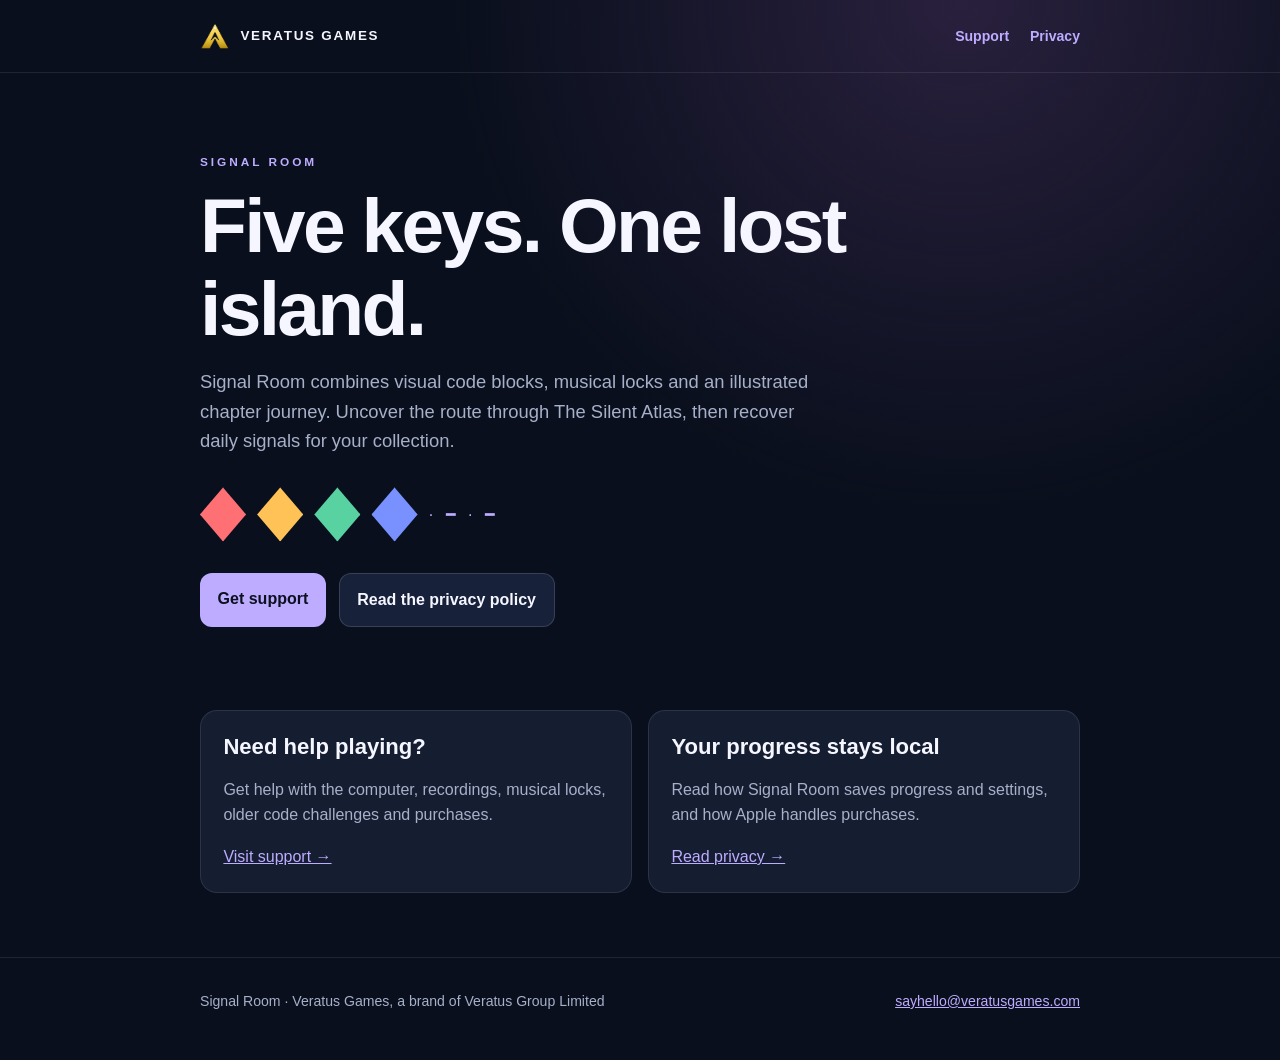
<file: index.html>
<!doctype html><html lang="en"><head><meta charset="utf-8"><meta name="viewport" content="width=device-width,initial-scale=1"><meta name="description" content="Signal Room support and privacy information from Veratus Games."><title>Signal Room · Veratus Games</title><link rel="icon" href="assets/icon.png"><link rel="stylesheet" href="assets/style.css"></head><body><header><nav class="wrap"><a class="brand" href="./"><img src="assets/veratus-mark.png" alt="">Veratus Games</a><div class="links"><a href="support/">Support</a><a href="privacy/">Privacy</a></div></nav></header><main class="wrap"><div class="hero"><p class="eyebrow">Signal Room</p><h1>Five keys. One lost island.</h1><p class="lead">Signal Room combines visual code blocks, musical locks and an illustrated chapter journey. Uncover the route through The Silent Atlas, then recover daily signals for your collection.</p><div class="glyphs" aria-hidden="true"><span class="gem coral"></span><span class="gem gold"></span><span class="gem jade"></span><span class="gem indigo"></span><span>· ━ · ━</span></div><div class="actions"><a class="button" href="support/">Get support</a><a class="button secondary" href="privacy/">Read the privacy policy</a></div></div><div class="grid"><div class="card"><h2>Need help playing?</h2><p>Get help with the computer, recordings, musical locks, older code challenges and purchases.</p><a href="support/">Visit support →</a></div><div class="card"><h2>Your progress stays local</h2><p>Read how Signal Room saves progress and settings, and how Apple handles purchases.</p><a href="privacy/">Read privacy →</a></div></div></main><footer><div class="wrap"><span>Signal Room · Veratus Games, a brand of Veratus Group Limited</span><span><a href="mailto:sayhello@veratusgames.com?subject=Signal%20Room%20support">sayhello@veratusgames.com</a></span></div></footer></body></html>
</file>
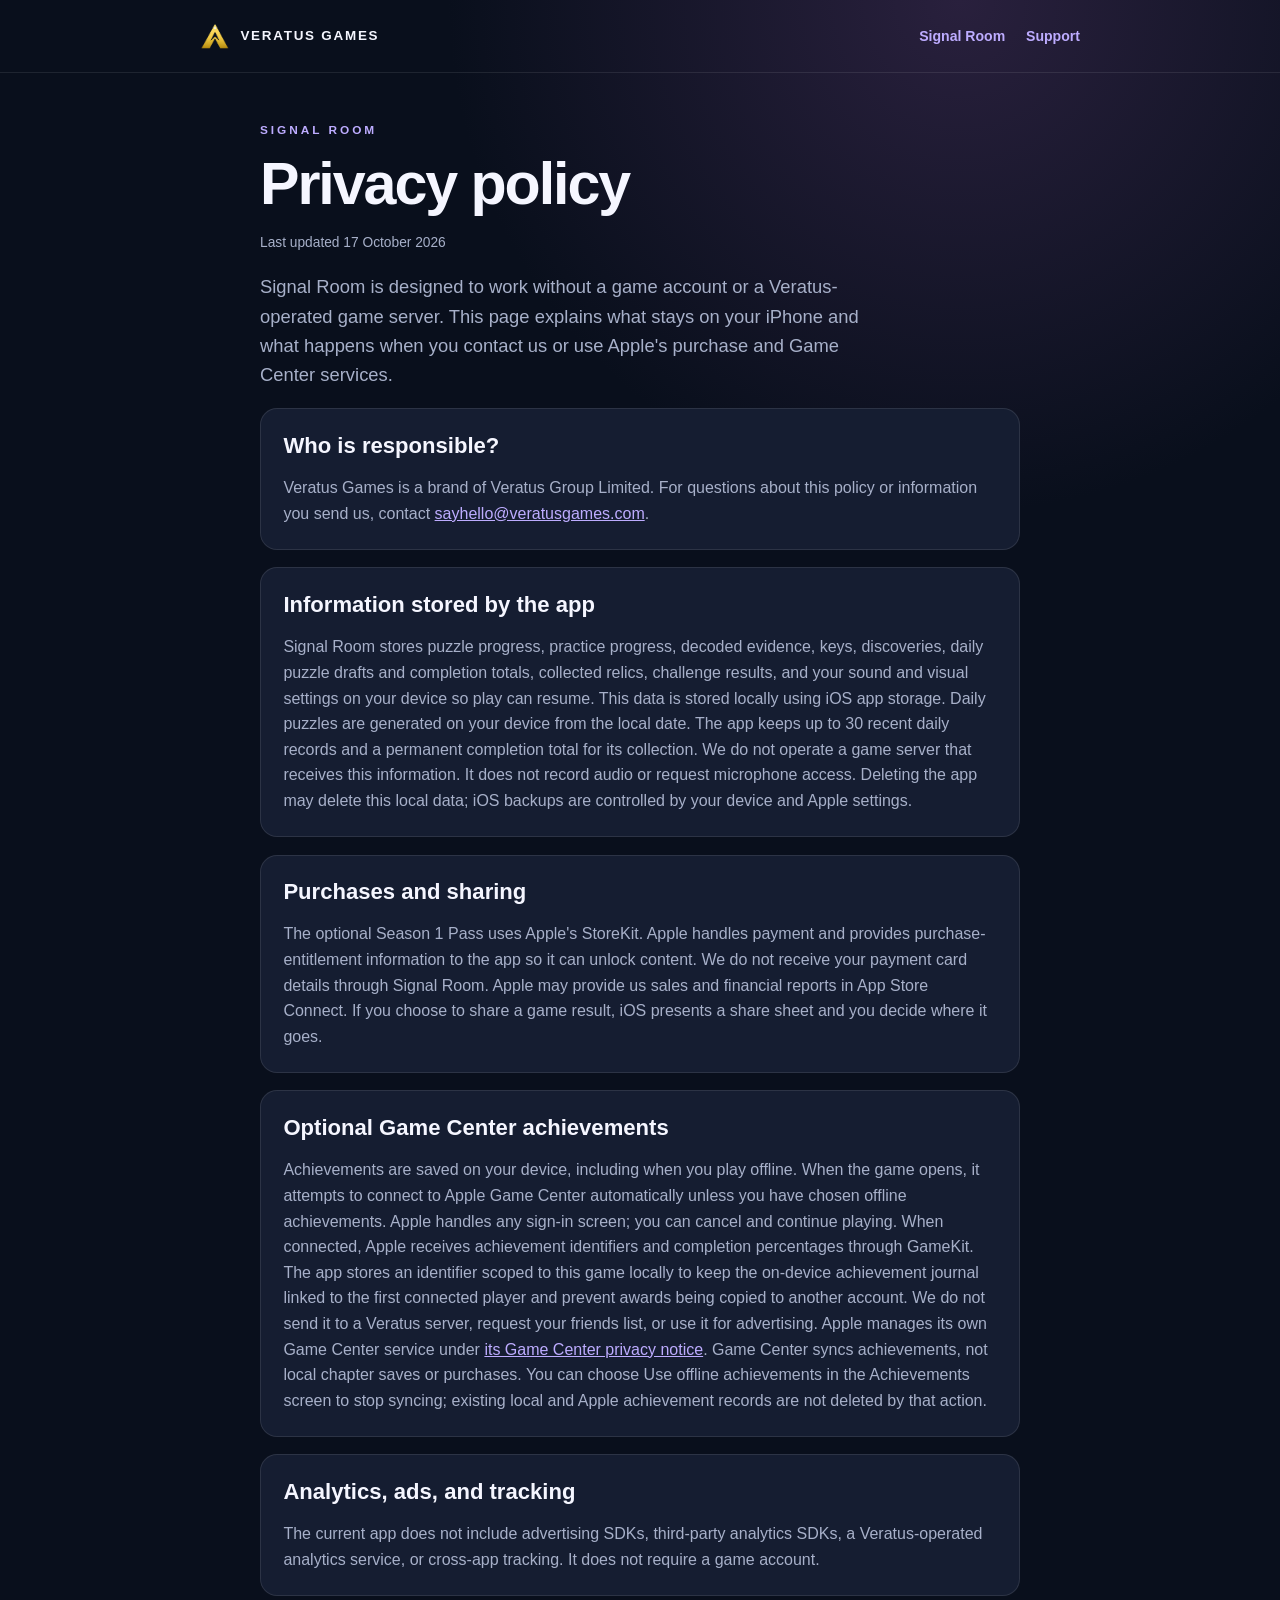
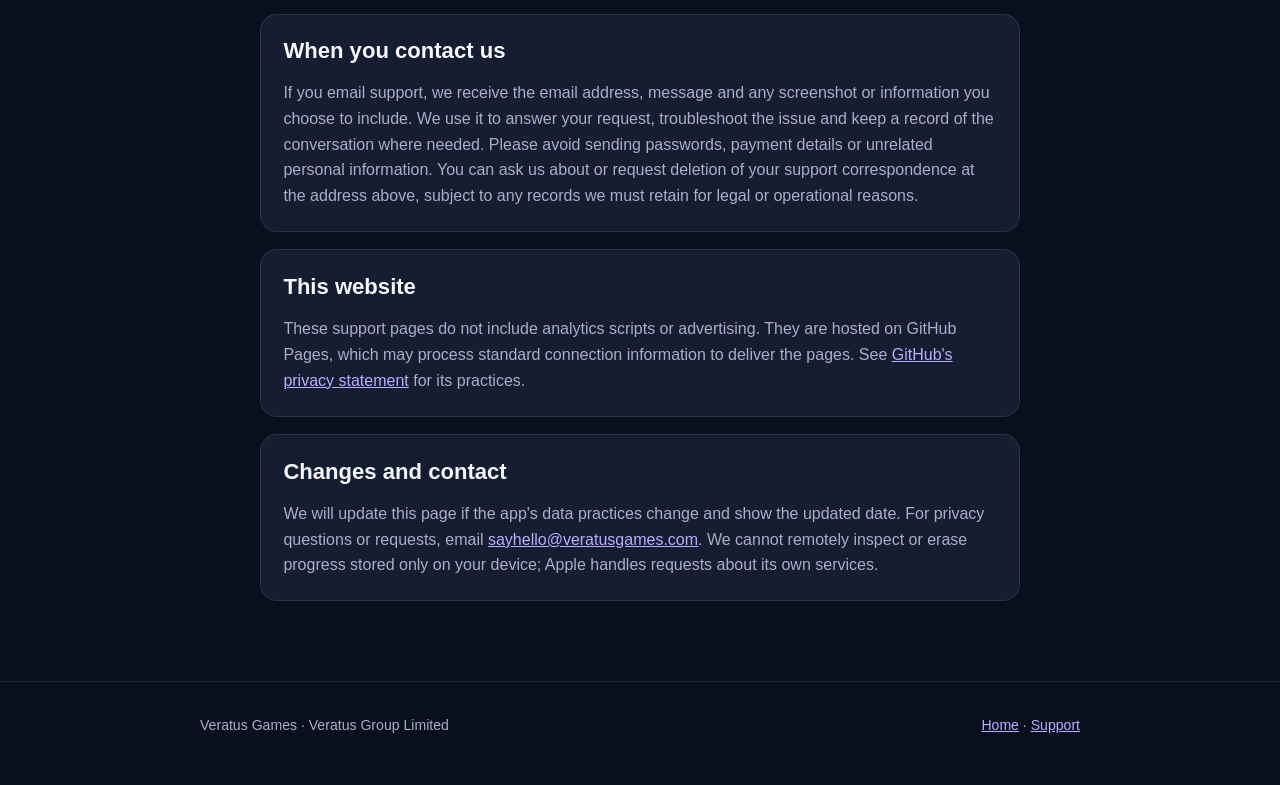
<file: privacy/index.html>
<!doctype html><html lang="en"><head><meta charset="utf-8"><meta name="viewport" content="width=device-width,initial-scale=1"><meta name="description" content="Privacy policy for the Signal Room iOS game."><title>Privacy policy · Signal Room</title><link rel="icon" href="../assets/icon.png"><link rel="stylesheet" href="../assets/style.css"></head><body><header><nav class="wrap"><a class="brand" href="../"><img src="../assets/veratus-mark.png" alt="">Veratus Games</a><div class="links"><a href="../">Signal Room</a><a href="../support/">Support</a></div></nav></header><main class="wrap prose"><p class="eyebrow">Signal Room</p><h1>Privacy policy</h1><p class="meta">Last updated 17 October 2026</p><p class="lead">Signal Room is designed to work without a game account or a Veratus-operated game server. This page explains what stays on your iPhone and what happens when you contact us or use Apple's purchase and Game Center services.</p><section><h2>Who is responsible?</h2><p>Veratus Games is a brand of Veratus Group Limited. For questions about this policy or information you send us, contact <a href="mailto:sayhello@veratusgames.com?subject=Signal%20Room%20privacy">sayhello@veratusgames.com</a>.</p></section><section><h2>Information stored by the app</h2><p>Signal Room stores puzzle progress, practice progress, decoded evidence, keys, discoveries, daily puzzle drafts and completion totals, collected relics, challenge results, and your sound and visual settings on your device so play can resume. This data is stored locally using iOS app storage. Daily puzzles are generated on your device from the local date. The app keeps up to 30 recent daily records and a permanent completion total for its collection. We do not operate a game server that receives this information. It does not record audio or request microphone access. Deleting the app may delete this local data; iOS backups are controlled by your device and Apple settings.</p></section><section><h2>Purchases and sharing</h2><p>The optional Season 1 Pass uses Apple's StoreKit. Apple handles payment and provides purchase-entitlement information to the app so it can unlock content. We do not receive your payment card details through Signal Room. Apple may provide us sales and financial reports in App Store Connect. If you choose to share a game result, iOS presents a share sheet and you decide where it goes.</p></section><section><h2>Optional Game Center achievements</h2><p>Achievements are saved on your device, including when you play offline. When the game opens, it attempts to connect to Apple Game Center automatically unless you have chosen offline achievements. Apple handles any sign-in screen; you can cancel and continue playing. When connected, Apple receives achievement identifiers and completion percentages through GameKit. The app stores an identifier scoped to this game locally to keep the on-device achievement journal linked to the first connected player and prevent awards being copied to another account. We do not send it to a Veratus server, request your friends list, or use it for advertising. Apple manages its own Game Center service under <a href="https://www.apple.com/legal/privacy/data/en/game-center/">its Game Center privacy notice</a>. Game Center syncs achievements, not local chapter saves or purchases. You can choose Use offline achievements in the Achievements screen to stop syncing; existing local and Apple achievement records are not deleted by that action.</p></section><section><h2>Analytics, ads, and tracking</h2><p>The current app does not include advertising SDKs, third-party analytics SDKs, a Veratus-operated analytics service, or cross-app tracking. It does not require a game account.</p></section><section><h2>When you contact us</h2><p>If you email support, we receive the email address, message and any screenshot or information you choose to include. We use it to answer your request, troubleshoot the issue and keep a record of the conversation where needed. Please avoid sending passwords, payment details or unrelated personal information. You can ask us about or request deletion of your support correspondence at the address above, subject to any records we must retain for legal or operational reasons.</p></section><section><h2>This website</h2><p>These support pages do not include analytics scripts or advertising. They are hosted on GitHub Pages, which may process standard connection information to deliver the pages. See <a href="https://docs.github.com/en/site-policy/privacy-policies/github-general-privacy-statement">GitHub's privacy statement</a> for its practices.</p></section><section><h2>Changes and contact</h2><p>We will update this page if the app's data practices change and show the updated date. For privacy questions or requests, email <a href="mailto:sayhello@veratusgames.com?subject=Signal%20Room%20privacy">sayhello@veratusgames.com</a>. We cannot remotely inspect or erase progress stored only on your device; Apple handles requests about its own services.</p></section></main><footer><div class="wrap"><span>Veratus Games · Veratus Group Limited</span><span><a href="../">Home</a> · <a href="../support/">Support</a></span></div></footer></body></html>
</file>
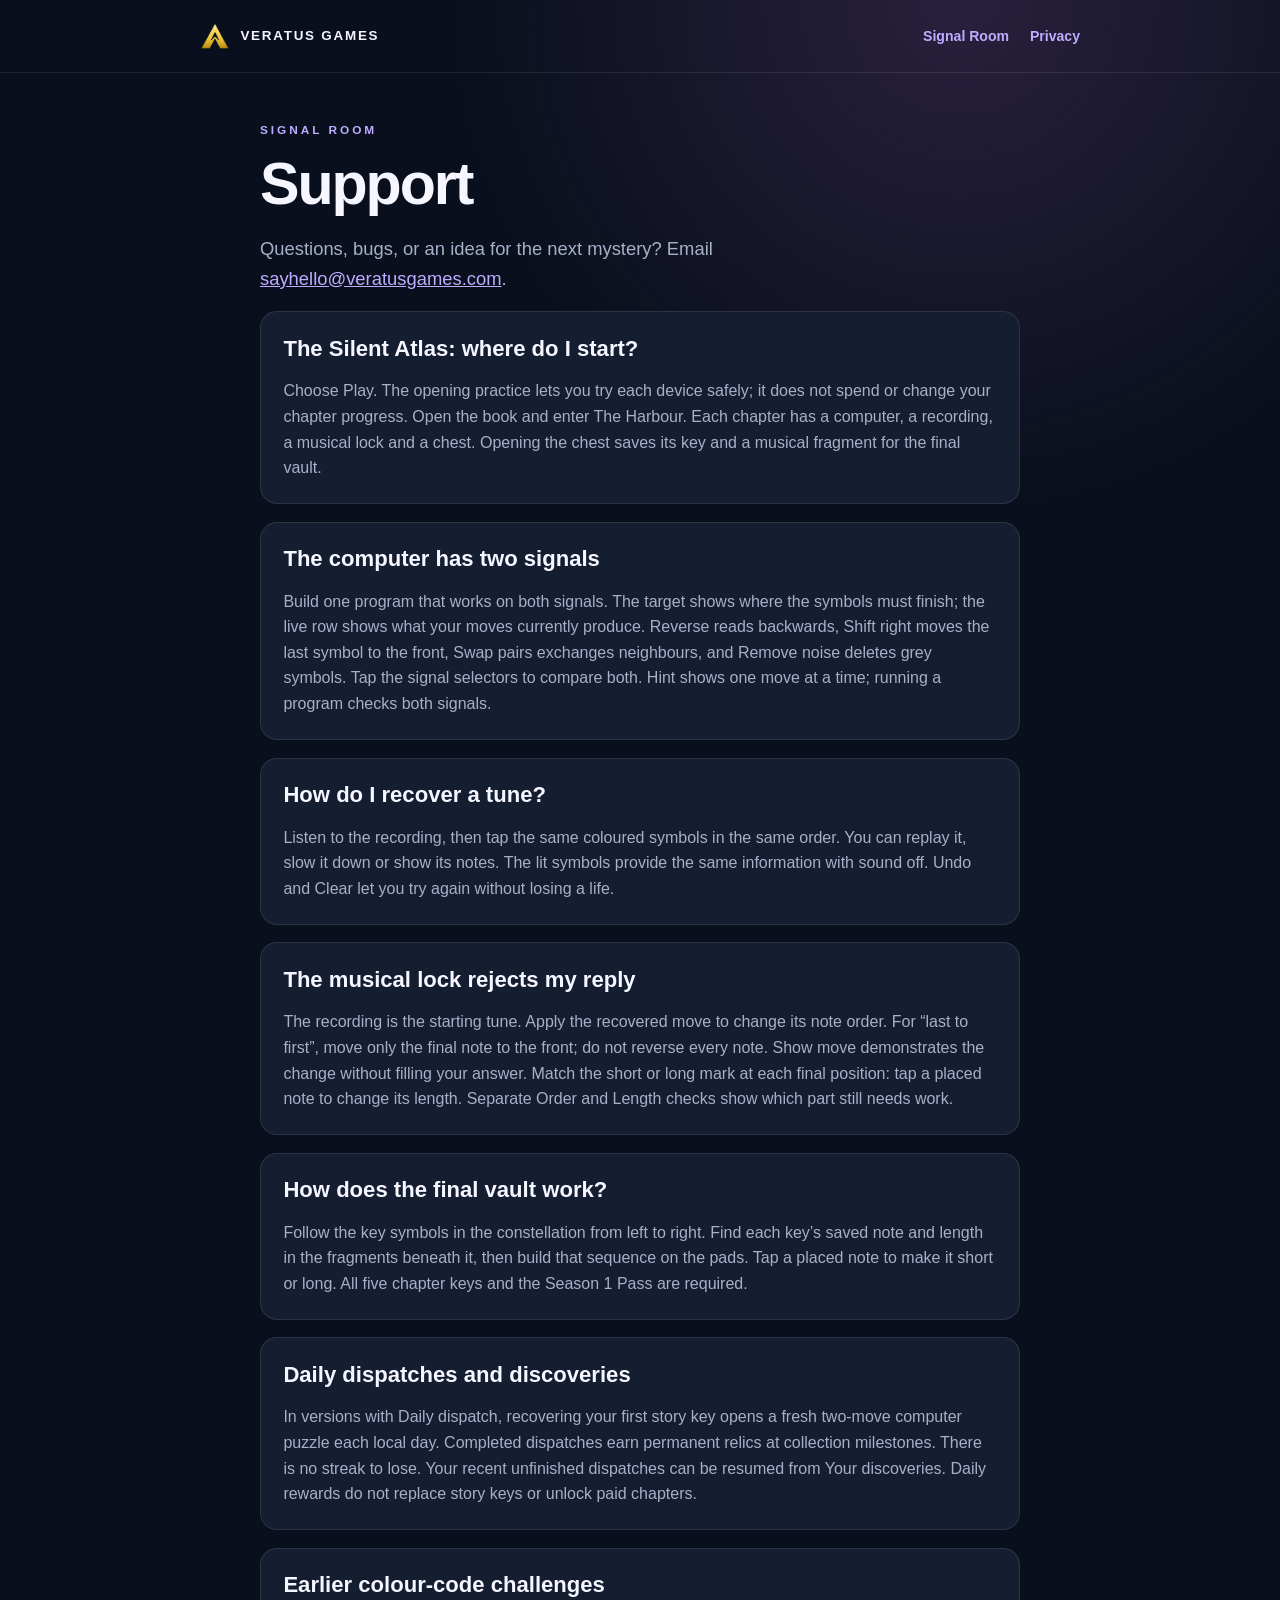
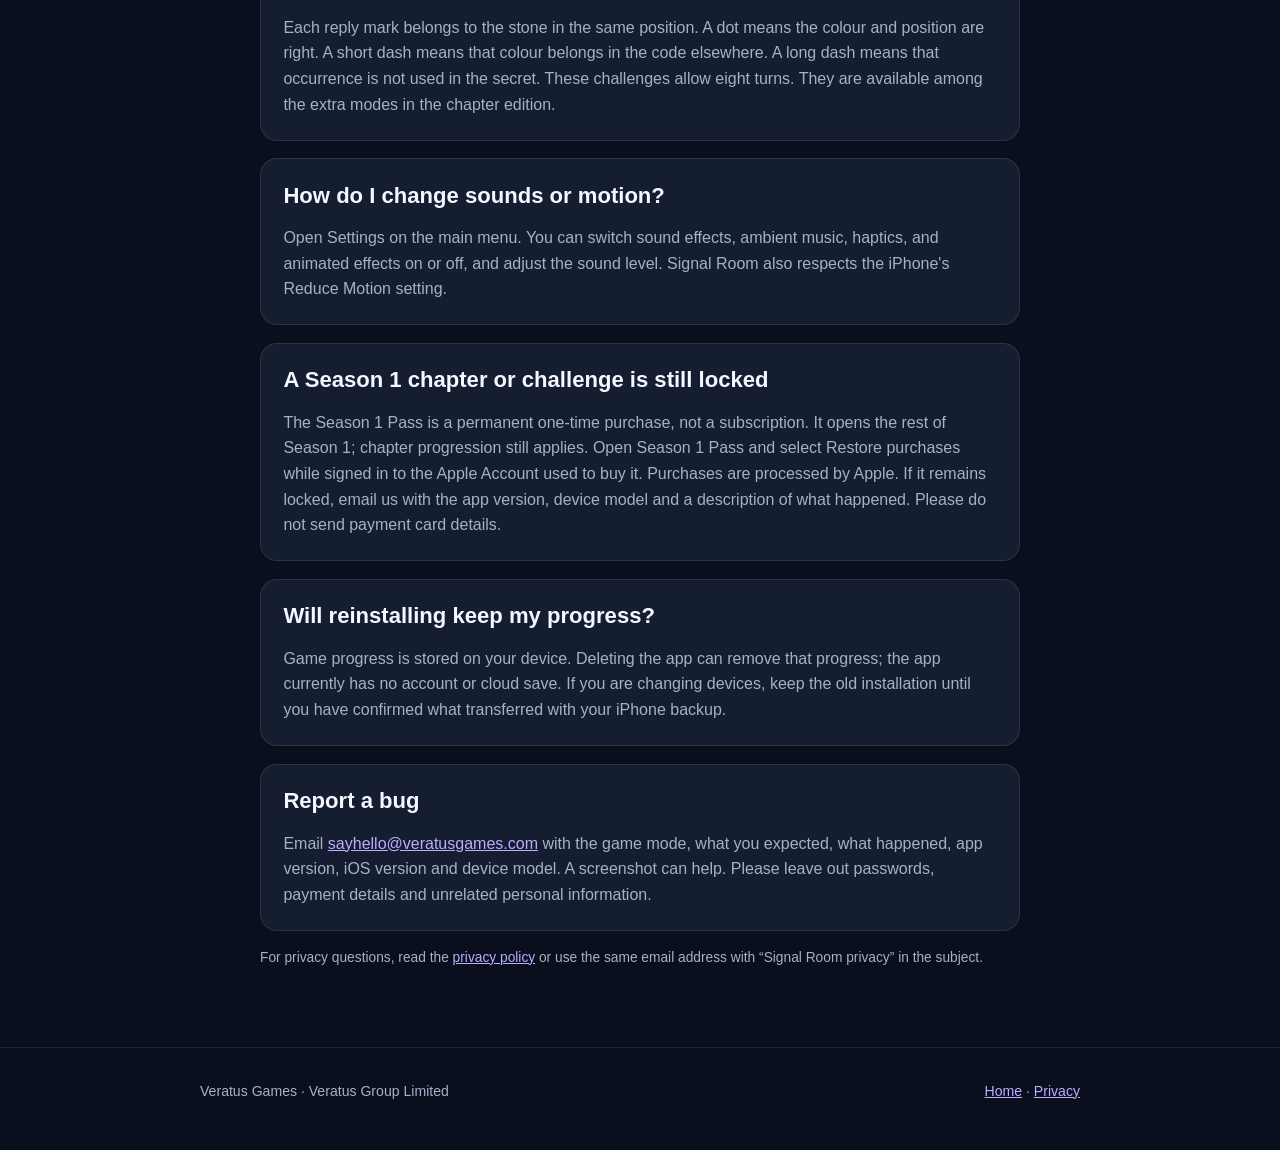
<file: support/index.html>
<!doctype html><html lang="en"><head><meta charset="utf-8"><meta name="viewport" content="width=device-width,initial-scale=1"><meta name="description" content="Help and contact information for Signal Room."><title>Support · Signal Room</title><link rel="icon" href="../assets/icon.png"><link rel="stylesheet" href="../assets/style.css"></head><body><header><nav class="wrap"><a class="brand" href="../"><img src="../assets/veratus-mark.png" alt="">Veratus Games</a><div class="links"><a href="../">Signal Room</a><a href="../privacy/">Privacy</a></div></nav></header><main class="wrap prose"><p class="eyebrow">Signal Room</p><h1>Support</h1><p class="lead">Questions, bugs, or an idea for the next mystery? Email <a href="mailto:sayhello@veratusgames.com?subject=Signal%20Room%20support">sayhello@veratusgames.com</a>.</p><section><h2>The Silent Atlas: where do I start?</h2><p>Choose Play. The opening practice lets you try each device safely; it does not spend or change your chapter progress. Open the book and enter The Harbour. Each chapter has a computer, a recording, a musical lock and a chest. Opening the chest saves its key and a musical fragment for the final vault.</p></section>
<section><h2>The computer has two signals</h2><p>Build one program that works on both signals. The target shows where the symbols must finish; the live row shows what your moves currently produce. Reverse reads backwards, Shift right moves the last symbol to the front, Swap pairs exchanges neighbours, and Remove noise deletes grey symbols. Tap the signal selectors to compare both. Hint shows one move at a time; running a program checks both signals.</p></section>
<section><h2>How do I recover a tune?</h2><p>Listen to the recording, then tap the same coloured symbols in the same order. You can replay it, slow it down or show its notes. The lit symbols provide the same information with sound off. Undo and Clear let you try again without losing a life.</p></section>
<section><h2>The musical lock rejects my reply</h2><p>The recording is the starting tune. Apply the recovered move to change its note order. For “last to first”, move only the final note to the front; do not reverse every note. Show move demonstrates the change without filling your answer. Match the short or long mark at each final position: tap a placed note to change its length. Separate Order and Length checks show which part still needs work.</p></section>
<section><h2>How does the final vault work?</h2><p>Follow the key symbols in the constellation from left to right. Find each key’s saved note and length in the fragments beneath it, then build that sequence on the pads. Tap a placed note to make it short or long. All five chapter keys and the Season 1 Pass are required.</p></section>
<section><h2>Daily dispatches and discoveries</h2><p>In versions with Daily dispatch, recovering your first story key opens a fresh two-move computer puzzle each local day. Completed dispatches earn permanent relics at collection milestones. There is no streak to lose. Your recent unfinished dispatches can be resumed from Your discoveries. Daily rewards do not replace story keys or unlock paid chapters.</p></section>
<section><h2>Earlier colour-code challenges</h2><p>Each reply mark belongs to the stone in the same position. A dot means the colour and position are right. A short dash means that colour belongs in the code elsewhere. A long dash means that occurrence is not used in the secret. These challenges allow eight turns. They are available among the extra modes in the chapter edition.</p></section>
<section><h2>How do I change sounds or motion?</h2><p>Open Settings on the main menu. You can switch sound effects, ambient music, haptics, and animated effects on or off, and adjust the sound level. Signal Room also respects the iPhone's Reduce Motion setting.</p></section><section><h2>A Season 1 chapter or challenge is still locked</h2><p>The Season 1 Pass is a permanent one-time purchase, not a subscription. It opens the rest of Season 1; chapter progression still applies. Open Season 1 Pass and select Restore purchases while signed in to the Apple Account used to buy it. Purchases are processed by Apple. If it remains locked, email us with the app version, device model and a description of what happened. Please do not send payment card details.</p></section><section><h2>Will reinstalling keep my progress?</h2><p>Game progress is stored on your device. Deleting the app can remove that progress; the app currently has no account or cloud save. If you are changing devices, keep the old installation until you have confirmed what transferred with your iPhone backup.</p></section><section><h2>Report a bug</h2><p>Email <a href="mailto:sayhello@veratusgames.com?subject=Signal%20Room%20bug">sayhello@veratusgames.com</a> with the game mode, what you expected, what happened, app version, iOS version and device model. A screenshot can help. Please leave out passwords, payment details and unrelated personal information.</p></section><p class="meta">For privacy questions, read the <a href="../privacy/">privacy policy</a> or use the same email address with “Signal Room privacy” in the subject.</p></main><footer><div class="wrap"><span>Veratus Games · Veratus Group Limited</span><span><a href="../">Home</a> · <a href="../privacy/">Privacy</a></span></div></footer></body></html>
</file>
<file: assets/style.css>
:root{color-scheme:dark;--ink:#090f1c;--panel:#17213a;--text:#f5f6ff;--muted:#a7b0c9;--accent:#bdacff;--gold:#f4c960}
*{box-sizing:border-box}html{font-family:-apple-system,BlinkMacSystemFont,"Segoe UI",sans-serif;background:var(--ink);color:var(--text)}body{margin:0;min-height:100vh;background:radial-gradient(circle at 75% 0%,#29203d 0,transparent 32rem),var(--ink);line-height:1.6}a{color:var(--accent)}a:hover{color:#e0d8ff}a:focus-visible{outline:2px solid var(--gold);outline-offset:4px;border-radius:4px}.wrap{width:min(100% - 2.5rem,880px);margin:auto}.brand{display:flex;align-items:center;gap:.65rem;text-decoration:none;color:var(--text);font-size:.84rem;font-weight:750;letter-spacing:.13em;text-transform:uppercase}.brand img{width:30px;height:30px;object-fit:contain}header{padding:1.3rem 0;border-bottom:1px solid #ffffff16}nav{display:flex;justify-content:space-between;align-items:center;gap:1rem;flex-wrap:wrap}nav .links{display:flex;gap:1.3rem;align-items:center}nav .links a{text-decoration:none;font-size:.88rem;font-weight:650}.eyebrow{color:var(--accent);text-transform:uppercase;letter-spacing:.25em;font-size:.74rem;font-weight:800;margin:0 0 .8rem}.hero{padding:5rem 0 3.7rem;position:relative}.hero h1,h1{font-size:clamp(2.4rem,6vw,4.8rem);line-height:1.07;letter-spacing:-.035em;margin:0 0 1rem}h2{font-size:1.38rem;line-height:1.25;margin:0 0 .75rem}p,li{color:var(--muted)}.lead{font-size:1.15rem;max-width:620px}.actions{display:flex;gap:.8rem;flex-wrap:wrap;margin-top:2rem}.button{display:inline-block;padding:.8rem 1.1rem;background:var(--accent);border-radius:12px;color:#0c1120;text-decoration:none;font-weight:750}.button.secondary{background:var(--panel);color:var(--text);border:1px solid #ffffff24}.grid{display:grid;grid-template-columns:repeat(auto-fit,minmax(230px,1fr));gap:1rem;margin:1.5rem 0 3rem}.card,section{background:#151d31;border:1px solid #ffffff19;border-radius:17px;padding:1.4rem;margin:0 0 1rem}.card p:last-child,section p:last-child{margin-bottom:0}.prose{padding:3rem 0 4rem;max-width:760px}.prose h1{font-size:clamp(2.2rem,5vw,3.7rem)}.prose section{margin-top:1.1rem}.meta{font-size:.86rem;color:var(--muted)}footer{border-top:1px solid #ffffff16;padding:2rem 0 3rem;color:var(--muted);font-size:.88rem}footer .wrap{display:flex;justify-content:space-between;gap:1rem;flex-wrap:wrap}.glyphs{display:flex;align-items:center;gap:.7rem;margin:2rem 0;color:var(--accent);letter-spacing:.25em}.gem{width:46px;height:54px;clip-path:polygon(50% 0,100% 50%,50% 100%,0 50%);box-shadow:0 0 24px currentColor}.coral{background:#ff7075}.gold{background:#ffc257}.jade{background:#58d2a1}.indigo{background:#7891ff}@media(max-width:530px){nav .links{gap:.8rem}.hero{padding-top:3.4rem}.prose{padding-top:2.3rem}}
</file>
